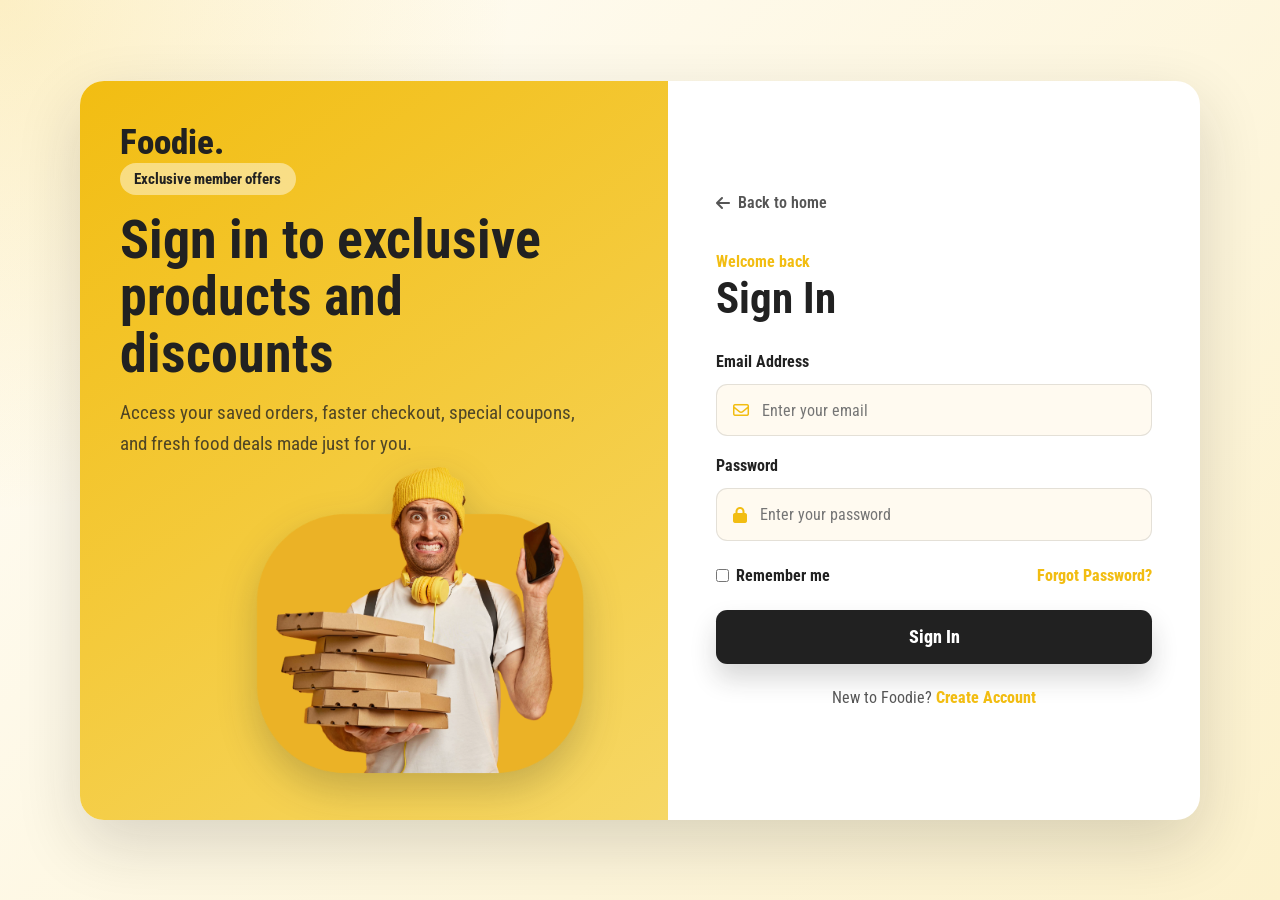
<file: login.html>
<!DOCTYPE html>
<html lang="en">

<head>
    <meta charset="UTF-8">
    <meta name="viewport" content="width=device-width, initial-scale=1.0">
    <title>Sign In | Foodie.</title>
    <link rel="stylesheet" href="https://cdnjs.cloudflare.com/ajax/libs/font-awesome/6.5.1/css/all.min.css">
    <link rel="stylesheet" href="Style.css">
    <link rel="stylesheet" href="Media-query.css">
</head>

<body>
    <main class="auth-page">
        <section class="auth-shell">
            <div class="auth-brand">
                <a href="Index.html" class="auth-logo">Foodie.</a>
                <div class="auth-brand-content">
                    <span class="auth-badge">Exclusive member offers</span>
                    <h1>Sign in to exclusive products and discounts</h1>
                    <p>Access your saved orders, faster checkout, special coupons, and fresh food deals made just for you.</p>
                </div>
                <img src="images/delivery-boy-with-phone.png" alt="Food delivery partner">
            </div>

            <div class="auth-card">
                <a href="Index.html" class="auth-back">
                    <i class="fa-solid fa-arrow-left"></i>
                    Back to home
                </a>

                <div class="auth-heading">
                    <p>Welcome back</p>
                    <h2>Sign In</h2>
                </div>

                <form class="auth-form">
                    <label for="email">Email Address</label>
                    <div class="input-group">
                        <i class="fa-regular fa-envelope"></i>
                        <input type="email" id="email" placeholder="Enter your email" autocomplete="email" required>
                    </div>

                    <label for="password">Password</label>
                    <div class="input-group">
                        <i class="fa-solid fa-lock"></i>
                        <input type="password" id="password" placeholder="Enter your password" autocomplete="current-password" required>
                    </div>

                    <div class="auth-options">
                        <label class="remember-me">
                            <input type="checkbox">
                            Remember me
                        </label>
                        <a href="#">Forgot Password?</a>
                    </div>

                    <button type="submit" class="auth-submit">Sign In</button>
                </form>

                <p class="auth-switch">
                    New to Foodie?
                    <a href="sign.html">Create Account</a>
                </p>
            </div>
        </section>
    </main>
</body>

</html>
</file>
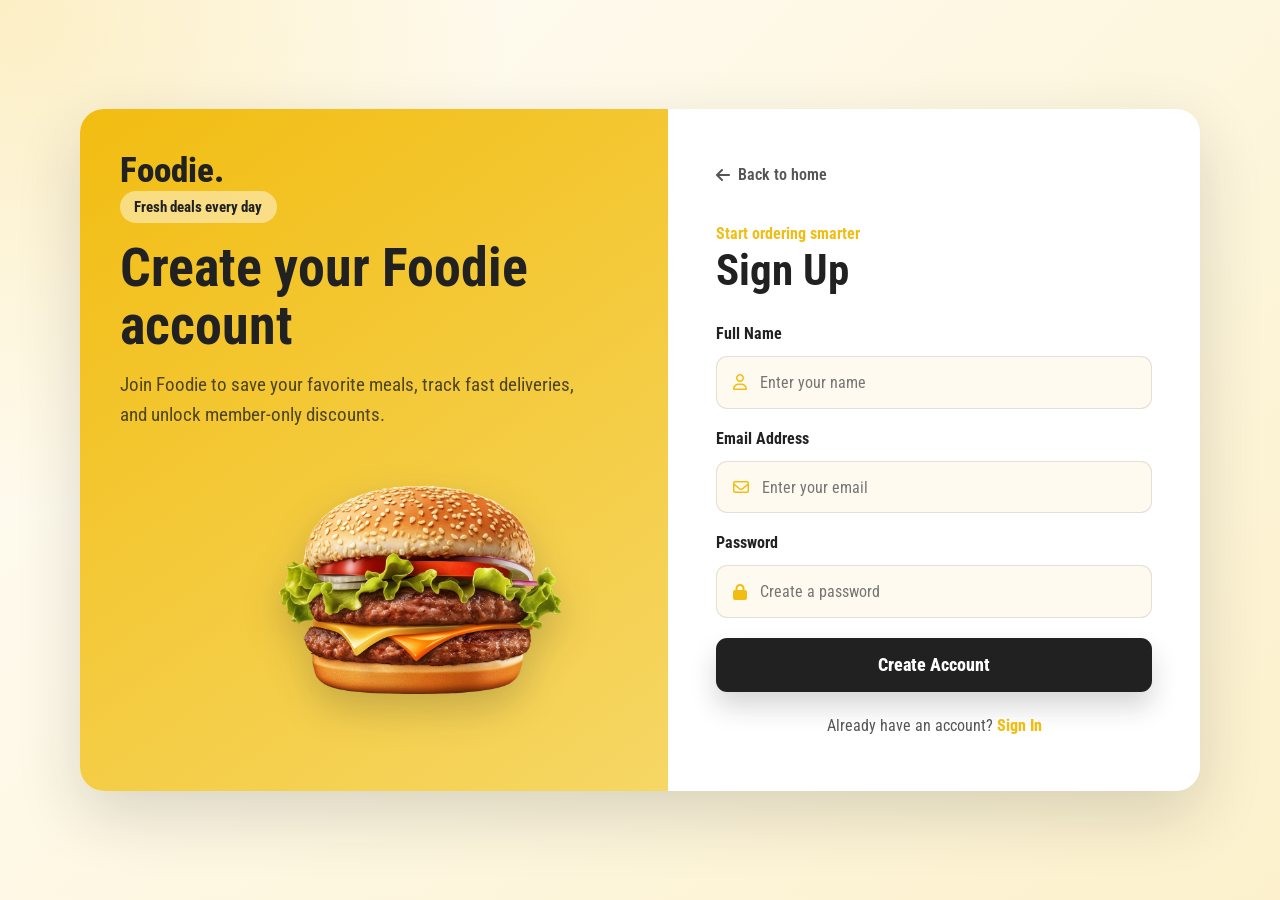
<file: sign.html>
<!DOCTYPE html>
<html lang="en">

<head>
    <meta charset="UTF-8">
    <meta name="viewport" content="width=device-width, initial-scale=1.0">
    <title>Sign Up | Foodie.</title>
    <link rel="stylesheet" href="https://cdnjs.cloudflare.com/ajax/libs/font-awesome/6.5.1/css/all.min.css">
    <link rel="stylesheet" href="Style.css">
    <link rel="stylesheet" href="Media-query.css">
</head>

<body>
    <main class="auth-page">
        <section class="auth-shell">
            <div class="auth-brand">
                <a href="Index.html" class="auth-logo">Foodie.</a>
                <div class="auth-brand-content">
                    <span class="auth-badge">Fresh deals every day</span>
                    <h1>Create your Foodie account</h1>
                    <p>Join Foodie to save your favorite meals, track fast deliveries, and unlock member-only discounts.</p>
                </div>
                <img src="images/burger.png" alt="Fresh burger meal">
            </div>

            <div class="auth-card">
                <a href="Index.html" class="auth-back">
                    <i class="fa-solid fa-arrow-left"></i>
                    Back to home
                </a>

                <div class="auth-heading">
                    <p>Start ordering smarter</p>
                    <h2>Sign Up</h2>
                </div>

                <form class="auth-form">
                    <label for="name">Full Name</label>
                    <div class="input-group">
                        <i class="fa-regular fa-user"></i>
                        <input type="text" id="name" placeholder="Enter your name" autocomplete="name" required>
                    </div>

                    <label for="email">Email Address</label>
                    <div class="input-group">
                        <i class="fa-regular fa-envelope"></i>
                        <input type="email" id="email" placeholder="Enter your email" autocomplete="email" required>
                    </div>

                    <label for="password">Password</label>
                    <div class="input-group">
                        <i class="fa-solid fa-lock"></i>
                        <input type="password" id="password" placeholder="Create a password" autocomplete="new-password" required>
                    </div>

                    <button type="submit" class="auth-submit">Create Account</button>
                </form>

                <p class="auth-switch">
                    Already have an account?
                    <a href="login.html">Sign In</a>
                </p>
            </div>
        </section>
    </main>
</body>

</html>
</file>
<file: Style.css>
@import url('https://fonts.googleapis.com/css2?family=Roboto+Condensed:ital,wght@0,100..900;1,100..900&display=swap');

* {
    margin: 0;
    padding: 0;
    box-sizing: border-box;
    font-family: 'Roboto Condensed', sans-serif;
}

:root {
    --lead: #212121;
    --gold-finger: #F2BD12;
    --eye-ball: #FFFDF7;
    --hint-yellow: #FCF1CC;
    --pure-white: #FFFFFF;
}

body {
    background-color: var(--eye-ball);
}

/* Basic styling */

a {
    text-decoration: none;
    font-size: 1.2rem;
    color: var(--lead);
}

.flex {
    display: flex;
    align-items: center;
}

.between {
    justify-content: space-between;
}

.gap-2 {
    gap: 2rem;
}

.gap-3 {
    gap: 3rem;
}

ul li {
    list-style: none;
}

.nav-links a {
    position: relative;
    padding-bottom: 0.3rem;
}

.nav-links a::after {
    content: "";
    position: absolute;
    left: 0;
    bottom: 0;
    width: 100%;
    height: 0.15rem;
    background-color: var(--gold-finger);
    transform: scaleX(0);
    transform-origin: right;
    transition: transform 0.3s ease;
}

.nav-links a:hover::after {
    transform: scaleX(1);
    transform-origin: left;
}

/* header styling */

.navbar {
    min-height: 14vh;
}

.wrapper {
    max-width: 1400px;
    margin: auto;
    padding-inline: 1.5rem;
}

.logo {
    font-size: 1.8rem;
    font-weight: 600;
    color: var(--gold-finger);
}

.btn {
    padding: 0.5rem 1.5rem;
    background-color: var(--gold-finger);
    color: var(--pure-white);
    border-radius: 0.5rem;
    font-size: 1.2rem;
    font-weight: 500;
    display: inline-flex;
    align-items: center;
    justify-content: center;
    box-shadow: 0 0.5rem 1rem rgba(0, 0, 0, 0.2);
    transition: all 0.3s ease;
}

.btn:hover {
    background-color: transparent;
    color: var(--lead);
    outline: .5px solid var(--gold-finger);

}

.cart-icon{
    color: var(--lead);
    font-size: 1.5rem;
    position: relative;
}

.cart-icon .cart-value {
    position: absolute;
    top: -0.5rem;
    right: -0.5rem;
    aspect-ratio: 1/1;
    background-color:  var(--gold-finger) ;
    color: var(--pure-white);
    border-radius: 50%;
    padding: 0.2rem 0.5rem;
    font-size: 0.8rem;
    font-weight: 500;
    text-align: center;
}

.mobile-action {
    display: none;
}

.humberger,
.close-btn {
    border: none;
    background: transparent;
    color: var(--lead);
    font-size: 1.8rem;
    cursor: pointer;
}

.humberger {
    display: none;
}

.close-btn {
    display: none;
}
/* section styling */
.hero-section {
    min-height: calc(100vh - 14vh);
    align-items: center;
    justify-content: space-between;
    gap: 4rem;
    padding-block: 3.5rem 4.5rem;
}

.hero-content {
    flex: 1 1 48%;
    max-width: 620px;
}

.hero-content h1 {
    color: var(--lead);
    font-size: 4rem;
    line-height: 1.05;
    margin-bottom: 1.25rem;
}

.hero-content p {
    max-width: 560px;
    color: #4c4c4c;
    font-size: 1.15rem;
    line-height: 1.7;
    margin-bottom: 2rem;
}

.hero-image {
    flex: 1 1 45%;
    display: flex;
    align-items: center;
    justify-content: flex-end;
}

.hero-image img {
    width: min(100%, 560px);
    display: block;
    object-fit: contain;
}

/* menu card styling */

.menu-section {
    padding-block: 5rem;
    background-color: var(--pure-white);
}

.section-heading {
    max-width: 560px;
    margin-bottom: 3rem;
}

.section-heading span {
    color: var(--gold-finger);
    font-size: 1.05rem;
    font-weight: 800;
    text-transform: uppercase;
}

.section-heading h2 {
    color: var(--lead);
    font-size: 3rem;
    line-height: 1.05;
    margin-block: 0.45rem 0.75rem;
}

.section-heading p {
    color: #555;
    font-size: 1.1rem;
    line-height: 1.6;
}

.food-grid {
    display: grid;
    grid-template-columns: repeat(3, minmax(0, 1fr));
    gap: 1.5rem;
}

.food-card {
    position: relative;
    overflow: hidden;
    background-color: var(--eye-ball);
    border: 1px solid rgba(33, 33, 33, 0.08);
    border-radius: 0.5rem;
    box-shadow: 0 0.9rem 2rem rgba(33, 33, 33, 0.08);
    cursor: pointer;
    transition: transform 0.3s ease, box-shadow 0.3s ease;
}

.food-card:hover {
    transform: translateY(-0.35rem);
    box-shadow: 0 1.2rem 2.5rem rgba(33, 33, 33, 0.14);
}

.wishlist-btn {
    position: absolute;
    top: 1rem;
    right: 1rem;
    z-index: 2;
    width: 2.7rem;
    aspect-ratio: 1;
    border: none;
    border-radius: 50%;
    color: var(--lead);
    background-color: var(--pure-white);
    box-shadow: 0 0.5rem 1rem rgba(33, 33, 33, 0.12);
    cursor: pointer;
    transition: color 0.3s ease, transform 0.3s ease;
}

.wishlist-btn:hover,
.wishlist-btn.active {
    color: #e63946;
    transform: scale(1.06);
}

.food-image {
    display: grid;
    place-items: center;
    height: 230px;
    padding: 1.5rem;
    background: linear-gradient(145deg, #fff9e6, var(--hint-yellow));
}

.food-image img {
    width: 78%;
    height: 78%;
    object-fit: contain;
    filter: drop-shadow(0 0.8rem 0.9rem rgba(33, 33, 33, 0.16));
    transition: transform 0.3s ease;
}

.food-card:hover .food-image img {
    transform: scale(1.18);
}

.food-info {
    padding: 1.25rem;
}

.food-meta {
    display: flex;
    align-items: center;
    justify-content: space-between;
    gap: 1rem;
    margin-bottom: 0.7rem;
    color: #666;
    font-size: 0.98rem;
    font-weight: 700;
}

.food-meta i {
    color: var(--gold-finger);
}

.food-info h3 {
    color: var(--lead);
    font-size: 1.45rem;
    margin-bottom: 0.5rem;
}

.food-info p {
    min-height: 3.2rem;
    color: #555;
    font-size: 1rem;
    line-height: 1.55;
    margin-bottom: 1.2rem;
}

.food-bottom {
    display: flex;
    align-items: center;
    justify-content: space-between;
    gap: 1rem;
}

.food-bottom strong {
    color: var(--lead);
    font-size: 1.35rem;
}

.add-cart-btn {
    min-height: 2.7rem;
    display: inline-flex;
    align-items: center;
    justify-content: center;
    gap: 0.45rem;
    padding-inline: 1rem;
    border: none;
    border-radius: 0.5rem;
    color: var(--pure-white);
    background-color: var(--lead);
    font-size: 0.95rem;
    font-weight: 800;
    cursor: pointer;
    transition: background-color 0.3s ease, transform 0.3s ease;
}

.add-cart-btn:hover,
.add-cart-btn.added {
    background-color: var(--gold-finger);
    transform: translateY(-2px);
}

/* about and contact styling */

.about-section {
    padding-block: 5rem;
    background-color: var(--eye-ball);
}

.about-layout {
    display: grid;
    grid-template-columns: 0.9fr 1.1fr;
    align-items: center;
    gap: 4rem;
}

.about-image {
    display: grid;
    place-items: center;
    min-height: 480px;
    padding: 2rem;
    background: linear-gradient(145deg, var(--hint-yellow), #fff8df);
    border-radius: 0.75rem;
}

.about-image img {
    width: min(100%, 430px);
    object-fit: contain;
    filter: drop-shadow(0 1.2rem 1.3rem rgba(33, 33, 33, 0.18));
}

.about-content .section-heading {
    margin-bottom: 2rem;
}

.about-features {
    display: grid;
    gap: 1rem;
}

.about-features article {
    display: grid;
    grid-template-columns: 72px minmax(0, 1fr);
    align-items: center;
    gap: 1rem;
    padding: 1rem;
    background-color: var(--pure-white);
    border: 1px solid rgba(33, 33, 33, 0.08);
    border-radius: 0.65rem;
    box-shadow: 0 0.8rem 1.7rem rgba(33, 33, 33, 0.06);
}

.about-features img {
    width: 72px;
    aspect-ratio: 1;
    object-fit: contain;
    padding: 0.65rem;
    background-color: var(--hint-yellow);
    border-radius: 0.55rem;
}

.about-features h3,
.contact-info h3 {
    color: var(--lead);
    font-size: 1.2rem;
    margin-bottom: 0.25rem;
}

.about-features p,
.contact-info p {
    color: #555;
    font-size: 1rem;
    line-height: 1.5;
}

.contact-section {
    padding-block: 5rem;
    background-color: var(--pure-white);
}

.contact-layout {
    display: grid;
    grid-template-columns: 0.95fr 1.05fr;
    gap: 3rem;
    align-items: start;
}

.contact-content .section-heading {
    margin-bottom: 2rem;
}

.contact-info {
    display: grid;
    gap: 1rem;
}

.contact-info article {
    display: grid;
    grid-template-columns: 3rem minmax(0, 1fr);
    align-items: center;
    gap: 1rem;
    padding: 1rem;
    background-color: var(--eye-ball);
    border: 1px solid rgba(33, 33, 33, 0.08);
    border-radius: 0.65rem;
}

.contact-info i {
    width: 3rem;
    aspect-ratio: 1;
    display: grid;
    place-items: center;
    color: var(--lead);
    background-color: var(--gold-finger);
    border-radius: 50%;
}

.contact-form {
    display: grid;
    gap: 1rem;
    padding: 1.5rem;
    background-color: var(--eye-ball);
    border: 1px solid rgba(33, 33, 33, 0.08);
    border-radius: 0.75rem;
    box-shadow: 0 1rem 2.4rem rgba(33, 33, 33, 0.08);
}

.form-row {
    display: grid;
    gap: 0.45rem;
}

.form-row label {
    color: var(--lead);
    font-size: 1rem;
    font-weight: 800;
}

.form-row input,
.form-row textarea {
    width: 100%;
    border: 1px solid rgba(33, 33, 33, 0.12);
    outline: none;
    padding: 0.9rem 1rem;
    color: var(--lead);
    background-color: var(--pure-white);
    border-radius: 0.55rem;
    font-size: 1rem;
    resize: vertical;
    transition: border-color 0.3s ease, box-shadow 0.3s ease;
}

.form-row input:focus,
.form-row textarea:focus {
    border-color: var(--gold-finger);
    box-shadow: 0 0 0 0.2rem rgba(242, 189, 18, 0.18);
}

.contact-submit {
    min-height: 3.2rem;
    display: inline-flex;
    align-items: center;
    justify-content: center;
    gap: 0.5rem;
    border: none;
    border-radius: 0.55rem;
    color: var(--pure-white);
    background-color: var(--lead);
    font-size: 1rem;
    font-weight: 900;
    cursor: pointer;
    transition: background-color 0.3s ease, transform 0.3s ease;
}

.contact-submit:hover {
    background-color: var(--gold-finger);
    transform: translateY(-2px);
}

/* checkout page styling */

.checkout-page {
    min-height: 100vh;
    padding-bottom: 4rem;
    background:
        linear-gradient(180deg, var(--hint-yellow) 0 18rem, var(--eye-ball) 18rem 100%);
}

.checkout-header {
    min-height: 12vh;
    display: flex;
    align-items: center;
    justify-content: space-between;
    gap: 1rem;
}

.checkout-logo {
    color: var(--lead);
    font-size: 2.4rem;
    font-weight: 900;
}

.checkout-back {
    display: inline-flex;
    align-items: center;
    gap: 0.55rem;
    padding: 0.7rem 1rem;
    color: var(--lead);
    font-size: 1rem;
    font-weight: 800;
    background-color: var(--pure-white);
    border-radius: 0.5rem;
    box-shadow: 0 0.7rem 1.5rem rgba(33, 33, 33, 0.1);
}

.checkout-title {
    max-width: 620px;
    margin-bottom: 2rem;
}

.checkout-title span {
    color: var(--gold-finger);
    font-size: 1.05rem;
    font-weight: 900;
    text-transform: uppercase;
}

.checkout-title h1 {
    color: var(--lead);
    font-size: 3.4rem;
    line-height: 1.05;
    margin-block: 0.35rem 0.6rem;
}

.checkout-title p {
    color: #555;
    font-size: 1.1rem;
}

.checkout-layout {
    display: grid;
    grid-template-columns: minmax(0, 1fr) 360px;
    gap: 1.5rem;
    align-items: start;
}

.cart-panel,
.order-summary {
    background-color: var(--pure-white);
    border: 1px solid rgba(33, 33, 33, 0.08);
    border-radius: 0.75rem;
    box-shadow: 0 1rem 2.5rem rgba(33, 33, 33, 0.08);
}

.cart-list {
    display: grid;
    gap: 1rem;
    padding: 1.25rem;
}

.cart-item {
    display: grid;
    grid-template-columns: 120px minmax(0, 1fr) auto;
    align-items: center;
    gap: 1rem;
    padding: 1rem;
    background-color: var(--eye-ball);
    border: 1px solid rgba(33, 33, 33, 0.07);
    border-radius: 0.65rem;
    cursor: pointer;
    transition: transform 0.3s ease, box-shadow 0.3s ease;
}

.cart-item:hover {
    transform: translateY(-2px);
    box-shadow: 0 0.8rem 1.5rem rgba(33, 33, 33, 0.08);
}

.cart-item img {
    width: 120px;
    aspect-ratio: 1;
    object-fit: contain;
    padding: 0.75rem;
    background-color: var(--hint-yellow);
    border-radius: 0.5rem;
}

.cart-item-info h3 {
    color: var(--lead);
    font-size: 1.35rem;
    margin-bottom: 0.35rem;
}

.cart-item-info p {
    color: #555;
    font-size: 0.98rem;
    line-height: 1.45;
    margin-bottom: 0.55rem;
}

.cart-item-info strong {
    color: var(--gold-finger);
    font-size: 1.2rem;
}

.cart-item-actions {
    display: grid;
    justify-items: end;
    gap: 0.8rem;
}

.quantity-control {
    display: inline-flex;
    align-items: center;
    overflow: hidden;
    border: 1px solid rgba(33, 33, 33, 0.12);
    border-radius: 0.5rem;
    background-color: var(--pure-white);
}

.quantity-control button {
    width: 2.35rem;
    aspect-ratio: 1;
    border: none;
    color: var(--lead);
    background-color: transparent;
    font-size: 1.2rem;
    font-weight: 900;
    cursor: pointer;
}

.quantity-control span {
    min-width: 2.35rem;
    color: var(--lead);
    font-size: 1rem;
    font-weight: 900;
    text-align: center;
}

.remove-item {
    display: inline-flex;
    align-items: center;
    gap: 0.4rem;
    border: none;
    color: #e63946;
    background-color: transparent;
    font-size: 0.95rem;
    font-weight: 800;
    cursor: pointer;
}

.empty-cart {
    min-height: 420px;
    display: grid;
    place-items: center;
    align-content: center;
    gap: 0.85rem;
    padding: 2rem;
    text-align: center;
}

.empty-cart i {
    color: var(--gold-finger);
    font-size: 3rem;
}

.empty-cart h2 {
    color: var(--lead);
    font-size: 2rem;
}

.empty-cart p {
    max-width: 360px;
    color: #555;
    font-size: 1rem;
    line-height: 1.55;
}

.order-summary {
    position: sticky;
    top: 1.5rem;
    padding: 1.5rem;
}

.order-summary h2 {
    color: var(--lead);
    font-size: 1.6rem;
    margin-bottom: 1.2rem;
}

.summary-row,
.summary-total {
    display: flex;
    align-items: center;
    justify-content: space-between;
    gap: 1rem;
    color: #555;
    font-size: 1.05rem;
    padding-block: 0.8rem;
    border-bottom: 1px solid rgba(33, 33, 33, 0.08);
}

.summary-row strong {
    color: var(--lead);
}

.summary-total {
    color: var(--lead);
    font-size: 1.25rem;
    font-weight: 900;
    border-bottom: none;
    margin-bottom: 1rem;
}

.buy-now-btn {
    width: 100%;
    min-height: 3.2rem;
    display: inline-flex;
    align-items: center;
    justify-content: center;
    gap: 0.55rem;
    border: none;
    border-radius: 0.55rem;
    color: var(--pure-white);
    background-color: var(--lead);
    font-size: 1.05rem;
    font-weight: 900;
    cursor: pointer;
    box-shadow: 0 0.8rem 1.5rem rgba(33, 33, 33, 0.18);
    transition: background-color 0.3s ease, transform 0.3s ease, opacity 0.3s ease;
}

.buy-now-btn:hover {
    background-color: var(--gold-finger);
    transform: translateY(-2px);
}

.buy-now-btn:disabled {
    cursor: not-allowed;
    opacity: 0.55;
    transform: none;
}

/* product detail modal styling */

.product-modal {
    position: fixed;
    inset: 0;
    z-index: 2000;
    display: none;
    align-items: center;
    justify-content: center;
    padding: 1.5rem;
    background-color: rgba(33, 33, 33, 0.55);
}

.product-modal.active {
    display: flex;
}

.product-dialog {
    position: relative;
    width: min(1080px, 100%);
    max-height: 92vh;
    overflow-y: auto;
    padding: 2rem;
    background-color: var(--pure-white);
    border-radius: 0.9rem;
    box-shadow: 0 2rem 5rem rgba(0, 0, 0, 0.28);
}

.product-close {
    position: absolute;
    top: 1rem;
    right: 1rem;
    z-index: 2;
    width: 2.7rem;
    aspect-ratio: 1;
    border: none;
    border-radius: 50%;
    color: var(--lead);
    background-color: var(--eye-ball);
    font-size: 1.2rem;
    cursor: pointer;
}

.product-detail {
    display: grid;
    grid-template-columns: 1fr 1fr;
    gap: 2rem;
    align-items: center;
}

.product-detail-image {
    display: grid;
    place-items: center;
    min-height: 420px;
    padding: 2rem;
    background: linear-gradient(145deg, #fff9e6, var(--hint-yellow));
    border-radius: 0.75rem;
}

.product-detail-image img {
    width: min(100%, 430px);
    max-height: 380px;
    object-fit: contain;
    filter: drop-shadow(0 1.4rem 1.4rem rgba(33, 33, 33, 0.18));
}

.product-detail-info > span {
    display: inline-flex;
    margin-bottom: 0.9rem;
    padding: 0.45rem 0.85rem;
    color: var(--lead);
    background-color: var(--hint-yellow);
    border-radius: 2rem;
    font-size: 0.95rem;
    font-weight: 900;
}

.product-detail-info h2 {
    color: var(--lead);
    font-size: 3rem;
    line-height: 1.05;
    margin-bottom: 0.8rem;
}

.product-detail-info p {
    color: #555;
    font-size: 1.08rem;
    line-height: 1.7;
    margin-bottom: 1.3rem;
}

.detail-highlights {
    display: flex;
    flex-wrap: wrap;
    gap: 0.8rem;
    margin-bottom: 1.6rem;
}

.detail-highlights span {
    display: inline-flex;
    align-items: center;
    gap: 0.45rem;
    padding: 0.65rem 0.9rem;
    color: var(--lead);
    background-color: var(--eye-ball);
    border-radius: 0.55rem;
    font-size: 0.98rem;
    font-weight: 800;
}

.detail-highlights i {
    color: var(--gold-finger);
}

.detail-bottom {
    display: flex;
    align-items: center;
    justify-content: space-between;
    gap: 1rem;
    padding-top: 1.2rem;
    border-top: 1px solid rgba(33, 33, 33, 0.1);
}

.detail-bottom strong {
    color: var(--lead);
    font-size: 2rem;
}

.detail-add-btn {
    min-height: 3.2rem;
    display: inline-flex;
    align-items: center;
    justify-content: center;
    gap: 0.5rem;
    padding-inline: 1.2rem;
    border: none;
    border-radius: 0.55rem;
    color: var(--pure-white);
    background-color: var(--lead);
    font-size: 1rem;
    font-weight: 900;
    cursor: pointer;
    transition: background-color 0.3s ease, transform 0.3s ease;
}

.detail-add-btn:hover,
.detail-add-btn.added {
    background-color: var(--gold-finger);
    transform: translateY(-2px);
}

.related-products {
    margin-top: 2rem;
    padding-top: 1.5rem;
    border-top: 1px solid rgba(33, 33, 33, 0.1);
}

.related-products h3 {
    color: var(--lead);
    font-size: 1.45rem;
    margin-bottom: 1rem;
}

.related-grid {
    display: grid;
    grid-template-columns: repeat(3, minmax(0, 1fr));
    gap: 1rem;
}

.related-card {
    display: grid;
    grid-template-columns: 82px minmax(0, 1fr);
    align-items: center;
    gap: 0.8rem;
    padding: 0.8rem;
    border: 1px solid rgba(33, 33, 33, 0.08);
    border-radius: 0.65rem;
    background-color: var(--eye-ball);
    font-family: inherit;
    text-align: left;
    cursor: pointer;
    transition: transform 0.3s ease, box-shadow 0.3s ease;
}

.related-card:hover {
    transform: translateY(-3px);
    box-shadow: 0 0.8rem 1.6rem rgba(33, 33, 33, 0.1);
}

.related-card img {
    width: 82px;
    aspect-ratio: 1;
    object-fit: contain;
    padding: 0.5rem;
    background-color: var(--hint-yellow);
    border-radius: 0.5rem;
}

.related-card h4 {
    color: var(--lead);
    font-size: 1.05rem;
    margin-bottom: 0.25rem;
}

.related-card div span {
    color: var(--gold-finger);
    font-size: 0.98rem;
    font-weight: 900;
}

.no-related {
    color: #555;
    font-size: 1rem;
    line-height: 1.5;
}

body.detail-open {
    overflow: hidden;
}

/* auth page styling */

.auth-page {
    min-height: 100vh;
    display: grid;
    place-items: center;
    padding: 2rem;
    background:
        radial-gradient(circle at top left, rgba(242, 189, 18, 0.22), transparent 32rem),
        linear-gradient(135deg, var(--eye-ball), var(--hint-yellow));
}

.auth-shell {
    width: min(1120px, 100%);
    min-height: 680px;
    display: grid;
    grid-template-columns: 1.05fr 0.95fr;
    overflow: hidden;
    background-color: var(--pure-white);
    border-radius: 1.5rem;
    box-shadow: 0 1.5rem 4rem rgba(33, 33, 33, 0.16);
}

.auth-brand {
    position: relative;
    display: flex;
    flex-direction: column;
    justify-content: space-between;
    min-height: 100%;
    padding: 2.5rem;
    overflow: hidden;
    background: linear-gradient(145deg, var(--gold-finger), #f6d765);
}

.auth-logo {
    position: relative;
    z-index: 1;
    width: fit-content;
    color: var(--lead);
    font-size: 2.2rem;
    font-weight: 800;
}

.auth-brand-content {
    position: relative;
    z-index: 1;
    max-width: 500px;
}

.auth-badge {
    display: inline-flex;
    margin-bottom: 1rem;
    padding: 0.45rem 0.9rem;
    color: var(--lead);
    font-size: 0.95rem;
    font-weight: 700;
    background-color: rgba(255, 255, 255, 0.45);
    border-radius: 2rem;
}

.auth-brand h1 {
    color: var(--lead);
    font-size: 3.4rem;
    line-height: 1.05;
    margin-bottom: 1rem;
}

.auth-brand p {
    max-width: 460px;
    color: rgba(33, 33, 33, 0.78);
    font-size: 1.16rem;
    line-height: 1.65;
}

.auth-brand img {
    position: relative;
    z-index: 1;
    align-self: flex-end;
    width: min(82%, 430px);
    max-height: 320px;
    object-fit: contain;
    filter: drop-shadow(0 1rem 1.2rem rgba(33, 33, 33, 0.22));
}

.auth-card {
    display: flex;
    flex-direction: column;
    justify-content: center;
    padding: 3rem;
}

.auth-back {
    width: fit-content;
    display: inline-flex;
    align-items: center;
    gap: 0.5rem;
    margin-bottom: 2.5rem;
    color: #555;
    font-size: 1rem;
    font-weight: 600;
}

.auth-heading {
    margin-bottom: 2rem;
}

.auth-heading p {
    color: var(--gold-finger);
    font-size: 1rem;
    font-weight: 700;
    margin-bottom: 0.35rem;
}

.auth-heading h2 {
    color: var(--lead);
    font-size: 2.7rem;
    line-height: 1;
}

.auth-form {
    display: flex;
    flex-direction: column;
    gap: 0.8rem;
}

.auth-form label {
    color: var(--lead);
    font-size: 1rem;
    font-weight: 700;
}

.input-group {
    display: flex;
    align-items: center;
    gap: 0.8rem;
    min-height: 3.3rem;
    padding-inline: 1rem;
    margin-bottom: 0.45rem;
    border: 1px solid rgba(33, 33, 33, 0.12);
    border-radius: 0.7rem;
    background-color: #fffaf0;
    transition: border-color 0.3s ease, box-shadow 0.3s ease, background-color 0.3s ease;
}

.input-group:focus-within {
    border-color: var(--gold-finger);
    background-color: var(--pure-white);
    box-shadow: 0 0 0 0.22rem rgba(242, 189, 18, 0.18);
}

.input-group i {
    color: var(--gold-finger);
}

.input-group input {
    width: 100%;
    border: none;
    outline: none;
    color: var(--lead);
    font-size: 1rem;
    background: transparent;
}

.auth-options {
    display: flex;
    align-items: center;
    justify-content: space-between;
    gap: 1rem;
    margin-block: 0.3rem 0.8rem;
}

.remember-me {
    display: inline-flex;
    align-items: center;
    gap: 0.45rem;
}

.auth-options a,
.auth-switch a {
    color: var(--gold-finger);
    font-size: 1rem;
    font-weight: 800;
}

.auth-submit {
    width: 100%;
    min-height: 3.35rem;
    border: none;
    border-radius: 0.7rem;
    color: var(--pure-white);
    background-color: var(--lead);
    font-size: 1.1rem;
    font-weight: 800;
    cursor: pointer;
    box-shadow: 0 0.9rem 1.6rem rgba(33, 33, 33, 0.18);
    transition: transform 0.3s ease, background-color 0.3s ease;
}

.auth-submit:hover {
    transform: translateY(-2px);
    background-color: var(--gold-finger);
}

.auth-switch {
    margin-top: 1.5rem;
    color: #555;
    font-size: 1rem;
    text-align: center;
}

/* Footer styling  */

.site-footer {
    padding-block: 4rem 1.5rem;
    background-color: var(--lead);
}

.footer-layout {
    display: grid;
    grid-template-columns: 1.35fr repeat(3, 1fr);
    gap: 2rem;
}

.footer-logo {
    display: inline-flex;
    margin-bottom: 1rem;
    color: var(--gold-finger);
    font-size: 2.2rem;
    font-weight: 900;
}

.footer-brand p {
    max-width: 340px;
    color: rgba(255, 255, 255, 0.72);
    font-size: 1rem;
    line-height: 1.6;
    margin-bottom: 1.3rem;
}

.footer-social {
    display: flex;
    align-items: center;
    gap: 0.75rem;
}

.footer-social a {
    width: 2.6rem;
    aspect-ratio: 1;
    display: grid;
    place-items: center;
    color: var(--pure-white);
    font-size: 1rem;
    background-color: rgba(255, 255, 255, 0.1);
    border-radius: 50%;
    transition: background-color 0.3s ease, color 0.3s ease, transform 0.3s ease;
}

.footer-social a:hover {
    color: var(--lead);
    background-color: var(--gold-finger);
    transform: translateY(-3px);
}

.footer-column h3 {
    color: var(--pure-white);
    font-size: 1.25rem;
    margin-bottom: 1rem;
}

.footer-column ul {
    display: grid;
    gap: 0.75rem;
}

.footer-column a,
.footer-contact li,
.footer-bottom p,
.footer-bottom a {
    color: rgba(255, 255, 255, 0.7);
    font-size: 1rem;
}

.footer-column a {
    transition: color 0.3s ease, padding-left 0.3s ease;
}

.footer-column a:hover,
.footer-bottom a:hover {
    color: var(--gold-finger);
}

.footer-column a:hover {
    padding-left: 0.25rem;
}

.footer-contact li {
    display: grid;
    grid-template-columns: 1.1rem minmax(0, 1fr);
    gap: 0.7rem;
    line-height: 1.5;
}

.footer-contact i {
    color: var(--gold-finger);
    margin-top: 0.25rem;
}

.footer-bottom {
    display: flex;
    align-items: center;
    justify-content: space-between;
    gap: 1rem;
    margin-top: 3rem;
    padding-top: 1.4rem;
    border-top: 1px solid rgba(255, 255, 255, 0.12);
}

.footer-bottom div {
    display: flex;
    align-items: center;
    gap: 1.2rem;
}
</file>
<file: Media-query.css>
@media screen and (max-width: 1024px) {
    .food-grid {
        grid-template-columns: repeat(2, minmax(0, 1fr));
    }

    .checkout-layout {
        grid-template-columns: 1fr;
    }

    .about-layout,
    .contact-layout {
        grid-template-columns: 1fr;
        gap: 2rem;
    }

    .about-image {
        min-height: 380px;
    }

    .order-summary {
        position: static;
    }

    .product-detail {
        grid-template-columns: 1fr;
    }

    .related-grid {
        grid-template-columns: repeat(2, minmax(0, 1fr));
    }

    .footer-layout {
        grid-template-columns: repeat(2, minmax(0, 1fr));
    }
}

@media screen and (max-width: 780px) {
    .navbar {
        min-height: 10vh;
        position: fixed;
        top: 0;
        right: -100%;
        z-index: 1000;
        width: min(75vw, 320px);
        height: 100vh;
        background-color: var(--pure-white);
        align-items: flex-start;
        justify-content: flex-start;
        padding: 5rem 2rem 2rem;
        box-shadow: -0.5rem 0 1rem rgba(0, 0, 0, 0.15);
        transition: right 0.3s ease;
    }

    .navbar.active {
        right: 0;
    }

    .header {
        padding: 0;
    }
/* 
    .navbar .logo {
        display: none;
    } */

    .logo {
        font-size: 1.5rem;
    }

    .btn {
        padding: 0.5rem 1rem;
        font-size: 1rem;
    }

    .hero-section {
        min-height: auto;
        justify-content: center;
        gap: 2.5rem;
        padding-block: 2rem 3rem;
        text-align: center;
    }

    .hero-content {
        max-width: 100%;
    }

    .hero-content h1 {
        font-size: 2.7rem;
        line-height: 1.1;
        margin-bottom: 1rem;
    }

    .hero-content p {
        max-width: 100%;
        font-size: 1rem;
        line-height: 1.6;
        margin-bottom: 1.5rem;
    }

    .hero-image {
        justify-content: center;
        width: 100%;
    }

    .hero-image img {
        width: min(100%, 360px);
    }

    .flex {
        flex-direction: column;
        gap: 1rem;
    }

    .hero-section.flex {
        gap: 2.5rem;
    }

    .menu-section {
        padding-block: 3rem;
    }

    .section-heading {
        margin-bottom: 2rem;
        text-align: center;
    }

    .section-heading h2 {
        font-size: 2.25rem;
    }

    .section-heading p {
        font-size: 1rem;
    }

    .food-grid {
        grid-template-columns: 1fr;
        gap: 1.25rem;
    }

    .food-image {
        height: 210px;
    }

    .food-info p {
        min-height: auto;
    }

    .food-bottom {
        align-items: stretch;
        flex-direction: column;
    }

    .add-cart-btn {
        width: 100%;
    }

    .about-section,
    .contact-section {
        padding-block: 3rem;
    }

    .about-layout,
    .contact-layout {
        gap: 1.5rem;
    }

    .about-image {
        min-height: 280px;
        padding: 1.25rem;
    }

    .about-image img {
        width: min(100%, 280px);
    }

    .about-features article {
        grid-template-columns: 58px minmax(0, 1fr);
        text-align: left;
    }

    .about-features img {
        width: 58px;
        padding: 0.55rem;
    }

    .contact-info article {
        text-align: left;
    }

    .contact-form {
        padding: 1rem;
    }

    .checkout-page {
        padding-bottom: 2rem;
    }

    .checkout-header {
        min-height: 10vh;
    }

    .checkout-logo {
        font-size: 1.8rem;
    }

    .checkout-back {
        padding: 0.6rem 0.8rem;
        font-size: 0.95rem;
    }

    .checkout-title {
        text-align: center;
    }

    .checkout-title h1 {
        font-size: 2.4rem;
    }

    .checkout-title p {
        font-size: 1rem;
        line-height: 1.5;
    }

    .cart-list {
        padding: 1rem;
    }

    .cart-item {
        grid-template-columns: 88px minmax(0, 1fr);
        gap: 0.85rem;
        padding: 0.9rem;
    }

    .cart-item img {
        width: 88px;
    }

    .cart-item-actions {
        grid-column: 1 / -1;
        grid-template-columns: 1fr auto;
        align-items: center;
        justify-items: start;
    }

    .empty-cart {
        min-height: 320px;
        padding: 1.5rem;
    }

    .product-modal {
        padding: 0.8rem;
    }

    .product-dialog {
        max-height: 94vh;
        padding: 1.2rem;
        border-radius: 0.75rem;
    }

    .product-detail-image {
        min-height: 260px;
        padding: 1.25rem;
    }

    .product-detail-image img {
        max-height: 240px;
    }

    .product-detail-info h2 {
        font-size: 2.2rem;
    }

    .product-detail-info p {
        font-size: 1rem;
        line-height: 1.6;
    }

    .detail-bottom {
        align-items: stretch;
        flex-direction: column;
    }

    .detail-add-btn {
        width: 100%;
    }

    .related-grid {
        grid-template-columns: 1fr;
    }

    .site-footer {
        padding-block: 3rem 1.25rem;
    }

    .footer-layout {
        grid-template-columns: 1fr;
        gap: 1.8rem;
    }

    .footer-brand p {
        max-width: 100%;
    }

    .footer-bottom {
        align-items: flex-start;
        flex-direction: column;
        margin-top: 2rem;
    }

    .footer-bottom div {
        align-items: flex-start;
        flex-direction: column;
        gap: 0.6rem;
    }

    .mobile-action {
        display: flex;
        align-items: center;
        justify-content: space-between;
        min-height: 10vh;
        width: 100%;
    }

    .humberger {
        display: inline-flex;
        align-items: center;
        justify-content: center;
    }

    .close-btn {
        display: block;
        position: absolute;
        top: 1.2rem;
        right: 1.2rem;
    }

    .nav-links,
    .destop-action {
        align-items: flex-start;
    }

    body.menu-open {
        overflow: hidden;
    }

    .auth-page {
        padding: 1rem;
        align-items: start;
    }

    .auth-shell {
        min-height: auto;
        grid-template-columns: 1fr;
        border-radius: 1rem;
    }

    .auth-brand {
        min-height: 360px;
        padding: 1.5rem;
    }

    .auth-logo {
        font-size: 1.8rem;
    }

    .auth-brand h1 {
        font-size: 2.25rem;
    }

    .auth-brand p {
        font-size: 1rem;
        line-height: 1.5;
    }

    .auth-brand img {
        width: min(72%, 270px);
        max-height: 180px;
    }

    .auth-card {
        padding: 2rem 1.25rem;
    }

    .auth-back {
        margin-bottom: 1.8rem;
    }

    .auth-heading h2 {
        font-size: 2.25rem;
    }

    .auth-options {
        align-items: flex-start;
        flex-direction: column;
        gap: 0.6rem;
    }
}
</file>
